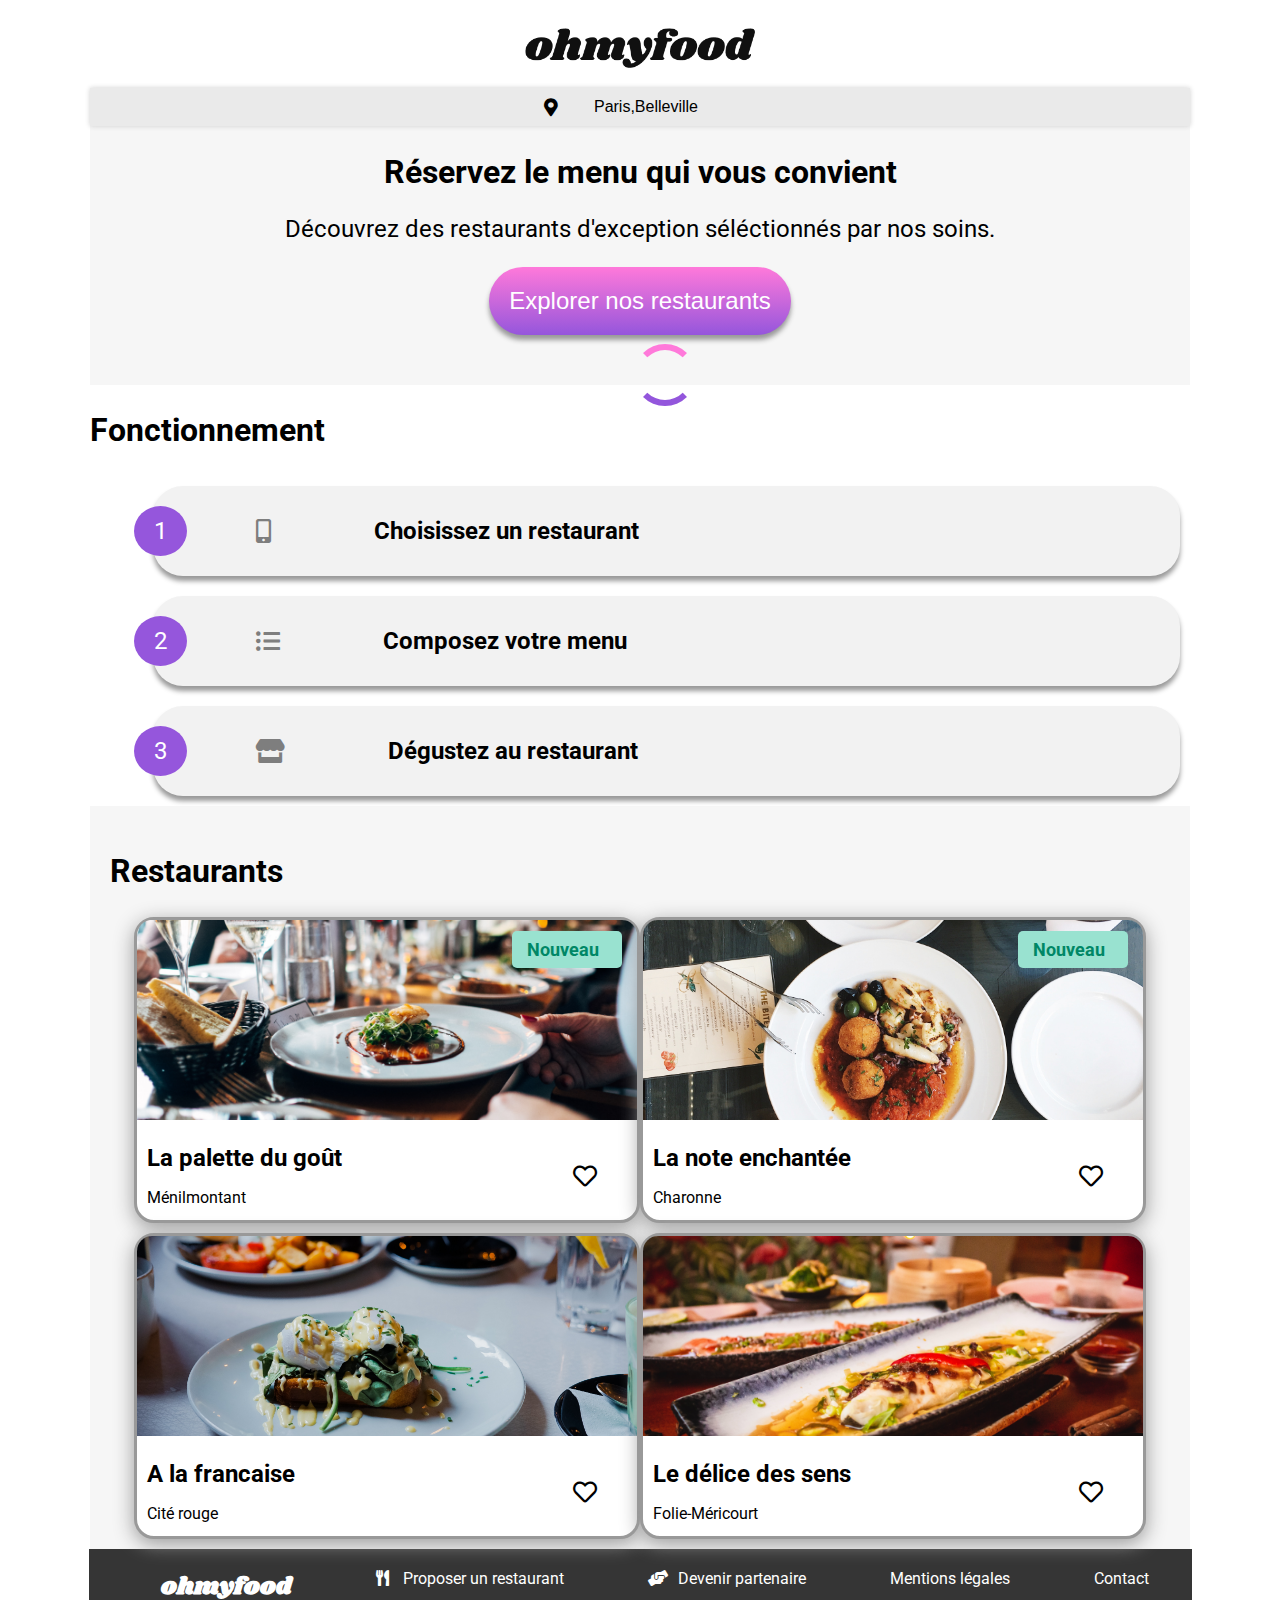
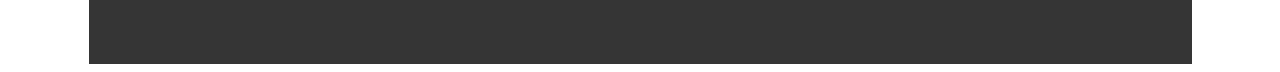
<file: ohmyfood/index.html>
<!DOCTYPE html>
<html lang="en">
<head>
	<meta charset="UTF-8">
	<meta http-equiv="X-UA-Compatible" content="IE=edge">
	<meta name="viewport" content="width=mobile-width, initial-scale=1.0">
	<link href="https://fonts.googleapis.com/css2?family=Shrikhand&display=swap" rel="stylesheet">
	<link href="https://fonts.googleapis.com/css2?family=Roboto&display=swap" rel="stylesheet">
	<link rel="stylesheet" href="fontawesome/css/all.css">
	<link rel="stylesheet" href="./css/style.css">
	<title>Ohmyfood</title>
</head>
<body>
	<!--Loading Spinner-->
	<section class="chargement">
        <span class="loading"></span>
    </section>
	<!--Header-->
	<div class="general">
		<header>
			<img src="./images/logo/ohmyfood.png" alt="Logo de ohmyfood">
		</header>
		<!--Section 1-->
		<section class="recherche">
			<form action="#" method="post">	
				<i class="fas fa-map-marker-alt"></i>
				<input type="text" placeholder="Paris,Belleville" >
			</form>
			<h2>Réservez le menu qui  vous convient</h2>
			<p>Découvrez des restaurants d'exception séléctionnés par nos soins.</p>
			<button>Explorer nos restaurants</button>
		</section>
		
		<!--Section 2-->
		<section class="fonctionnement">
			<h2>Fonctionnement</h2>
			<div class="ligne">
				<p>1</p>
				<h3><i class="fas fa-mobile-alt"></i>Choisissez un restaurant</h3>
			</div>
			<div class="ligne">
				<p>2</p>
				<h3><i class="fas fa-list-ul"></i>Composez votre menu</h3>
			</div>
			<div class="ligne">
				<p>3</p>
				<h3><i class="fas fa-store"></i>Dégustez au restaurant</h3>
			</div>
		</section>

		<!--Section 3-->
		<section class="restaurant">
			<h2>Restaurants</h2>
			<div class="resto">
				<div class="cardresto">
					<a href="./indexpalette.html">
						<img src="images/restaurants/jay-wennington-N_Y88TWmGwA-unsplash.jpg" alt="Entrée chic avec salade et saumon">
						<div class="coeur">
							<i class="fas fa-heart"></i><i class="far fa-heart"></i>
						</div>
						<h3>La palette du goût</h3>
						<p>Ménilmontant</p>
						<h4>Nouveau</h4>
					</a>
					
				
				</div>
				<div class="cardresto">
				
					<a href="./indexnote.html">
						<img src="images/restaurants/stil-u2Lp8tXIcjw-unsplash.jpg" alt="Plat chic ">
						<div class="coeur">
							<i class="fas fa-heart"></i><i class="far fa-heart"></i>
						</div>
						<h3>La note enchantée</h3>
						<p>Charonne</p>
						<h4>Nouveau</h4>
					</a>
					
				</div>
				<div class="cardresto">
					<a href="./indexfrancais.html">
						<img src="images/restaurants/toa-heftiba-DQKerTsQwi0-unsplash.jpg" alt="Entrée chic végétarienne">
						<div class="coeur">
							<i class="fas fa-heart"></i><i class="far fa-heart"></i>
						</div>
						<h3>A la francaise</h3>
						<p>Cité rouge</p>
					</a>
					
				</div>
				<div class="cardresto">
					<a href="./indexdelice.html">
						<img src="images/restaurants/louis-hansel-shotsoflouis-qNBGVyOCY8Q-unsplash.jpg" alt="Poisson chic">
						<div class="coeur">
							<i class="fas fa-heart"></i><i class="far fa-heart"></i>
						</div>
						<h3>Le délice des sens</h3>
						<p>Folie-Méricourt</p>
					</a>
					
				</div>
			</div>
		</section>
	</div>	
	<!--Footer-->
	<footer>
		<h2>ohmyfood</h2>
		<a href="#"><i class="fas fa-utensils"></i> Proposer un restaurant</a>
		<a href="#"><i class="fas fa-hands-helping"></i>Devenir partenaire</a>
		<a href="#"> Mentions légales </a>
		<a href="mailto:#">Contact </a>
	</footer>

	
</body>
</html>
</file>
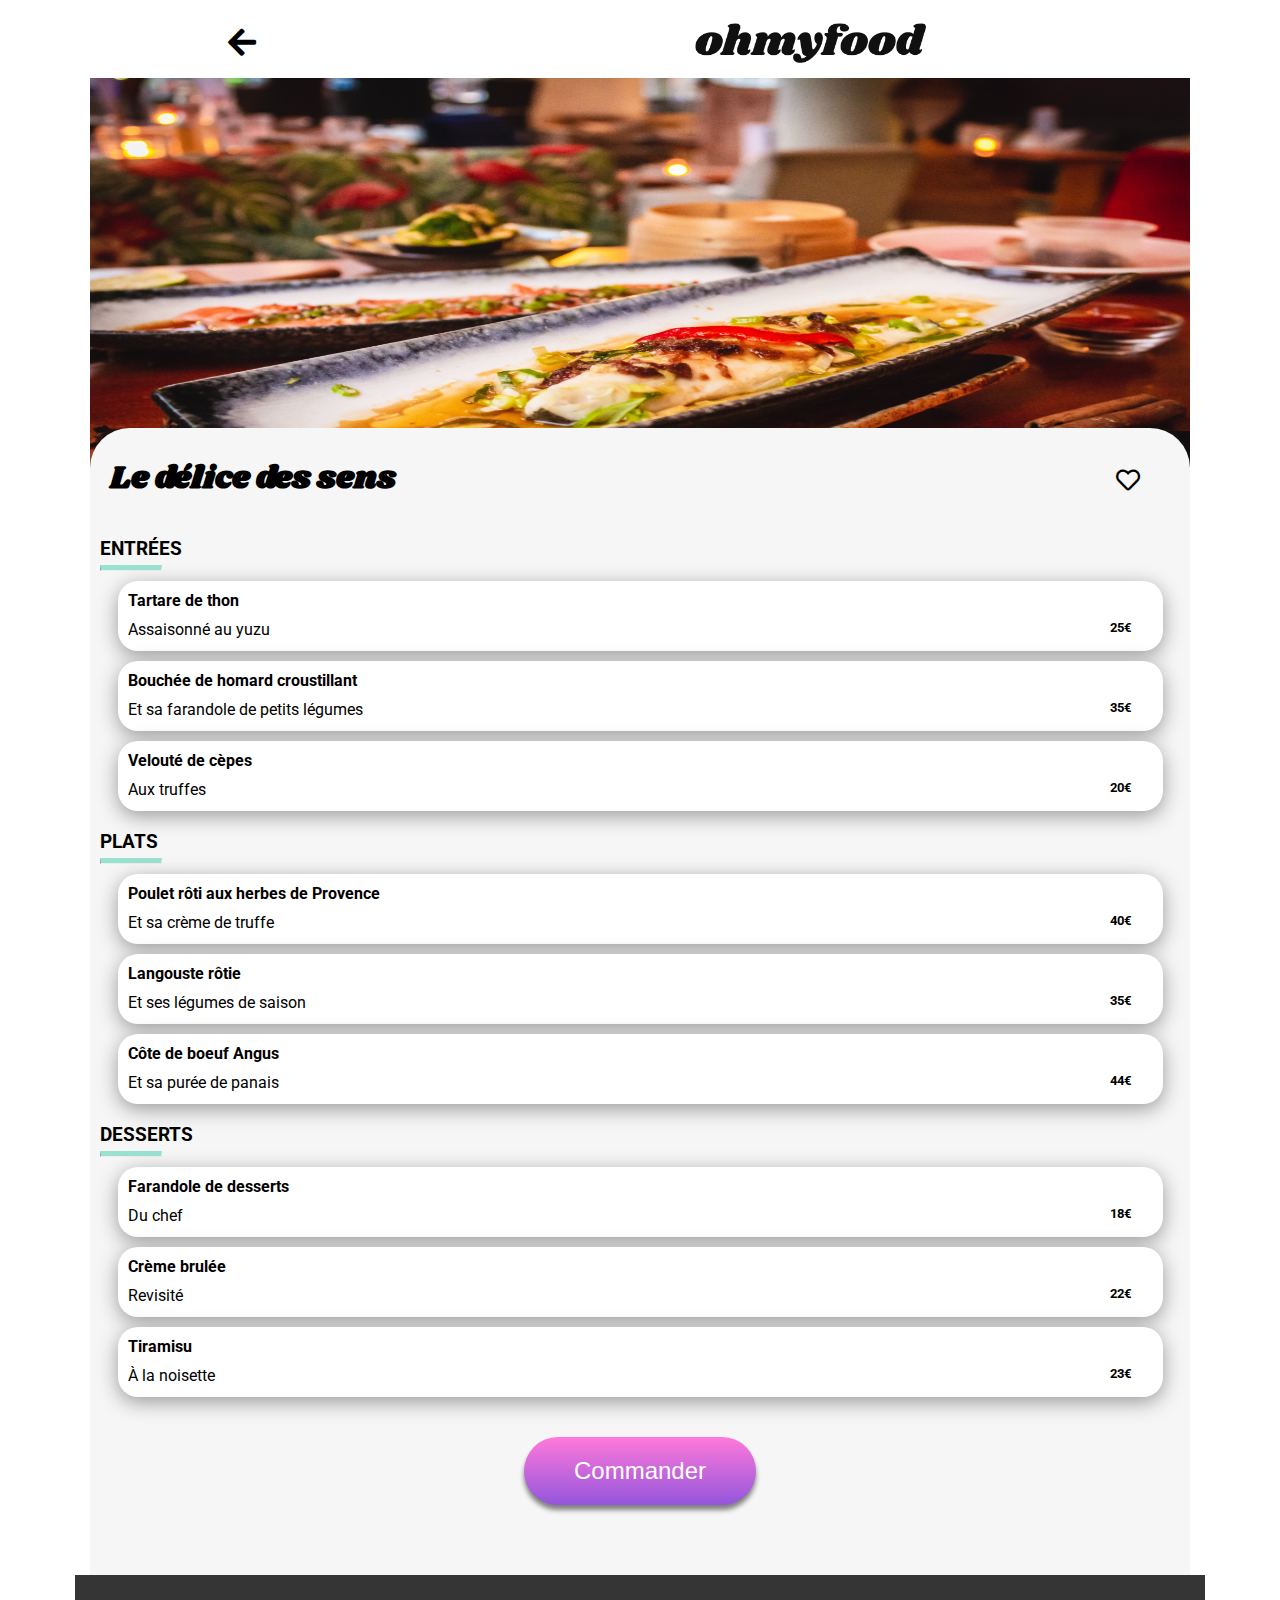
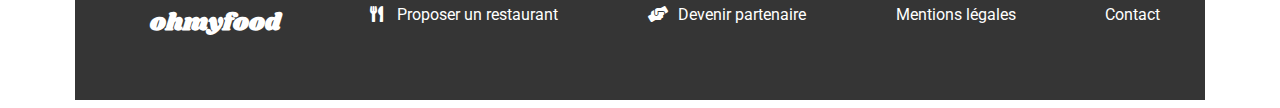
<file: ohmyfood/indexdelice.html>
<!DOCTYPE html>
<html lang="en">

<head>
    <meta charset="UTF-8">
    <meta http-equiv="X-UA-Compatible" content="IE=edge">
    <meta name="viewport" content="width=device-width, initial-scale=1.0">
    <link href="https://fonts.googleapis.com/css2?family=Roboto&display=swap" rel="stylesheet">
    <link href="https://fonts.googleapis.com/css2?family=Shrikhand&display=swap" rel="stylesheet">
    <link rel="stylesheet" href="fontawesome/css/all.css">
    <link rel="stylesheet" href="./css/stylemenu.css">
    <title>Ohmyfood</title>
</head>

<body>
    <!--Header-->
    <header>
        <a href="./index.html"><i class="fas fa-arrow-left"></i></a>
        <img src="images/logo/ohmyfood.png" alt="Logo Ohmyfood">
    </header>

    <!--Section 1-->
    <section class=resto>

        <div class="resto__intro">
            <img src="images/restaurants/louis-hansel-shotsoflouis-qNBGVyOCY8Q-unsplash.jpg" alt="Poisson chic">

        </div>

        <div class="resto__menu">
            <div class="resto__menu__titre">
                <h2>Le délice des sens</h2>
                <div class="coeur">
                <i class="fas fa-heart"></i><i class="far fa-heart"></i>
                </div>
            </div>
            <h3>ENTRÉES</h3>
            <hr>
            <div class="resto__menu__card">
                <button><i class="fas fa-check-circle"></i></button>
                <h4>Tartare de thon</h4>
                <h5>25€</h5>
                <p>Assaisonné au yuzu</p>
                

            </div>
            <div class="resto__menu__card">
                <button><i class="fas fa-check-circle"></i></button>
                <h4>Bouchée de homard croustillant </h4>
                <h5>35€</h5>
                <p>Et sa farandole de petits légumes</p>
                

            </div>
            <div class="resto__menu__card">
                <button><i class="fas fa-check-circle"></i></button>
                <h4>Velouté de cèpes</h4>
                <h5>20€</h5>
                <p>Aux truffes</p>
                
            </div>
            <h3>PLATS</h3>
            <hr>
            <div class="resto__menu__card">
                <button><i class="fas fa-check-circle"></i></button>
                <h4>Poulet rôti aux herbes de Provence</h4>
                <h5>40€</h5>
                <p>Et sa crème de truffe</p>
                

            </div>
            <div class="resto__menu__card">
                <button><i class="fas fa-check-circle"></i></button>
                <h4>Langouste rôtie</h4>
                <h5>35€</h5>
                <p>Et ses légumes de saison</p>
                
            </div>
            <div class="resto__menu__card">
                <button><i class="fas fa-check-circle"></i></button>
                <h4>Côte de boeuf Angus</h4>
                <h5>44€</h5>
                <p>Et sa purée de panais</p>
                

            </div>
            <h3>DESSERTS</h3>
            <hr>
            <div class="resto__menu__card">
                <button><i class="fas fa-check-circle"></i></button>
                <h4>Farandole de desserts</h4>
                <h5>18€</h5>
                <p>Du chef</p>
                

            </div>
            <div class="resto__menu__card">
                <button><i class="fas fa-check-circle"></i></button>
                <h4>Crème brulée</h4>
                <h5>22€</h5>
                <p>Revisité</p>
                

            </div>
            <div class="resto__menu__card">
                <button><i class="fas fa-check-circle"></i></button>
                <h4>Tiramisu </h4>
                <h5>23€</h5>
                <p>À la noisette</p>
                
            </div>
            <div class="resto__commande">
                <button>Commander</button>
            </div>

        </div>
    </section>
    <!--Footer-->
    <footer>
		<h2>ohmyfood</h2>
		<a href="#"><i class="fas fa-utensils"></i> Proposer un restaurant</a>
		<a href="#"><i class="fas fa-hands-helping"></i>Devenir partenaire</a>
		<a href="#"> Mentions légales </a>
		<a href="mailto:#">Contact </a>
    </footer>


</body>

</html>
</file>
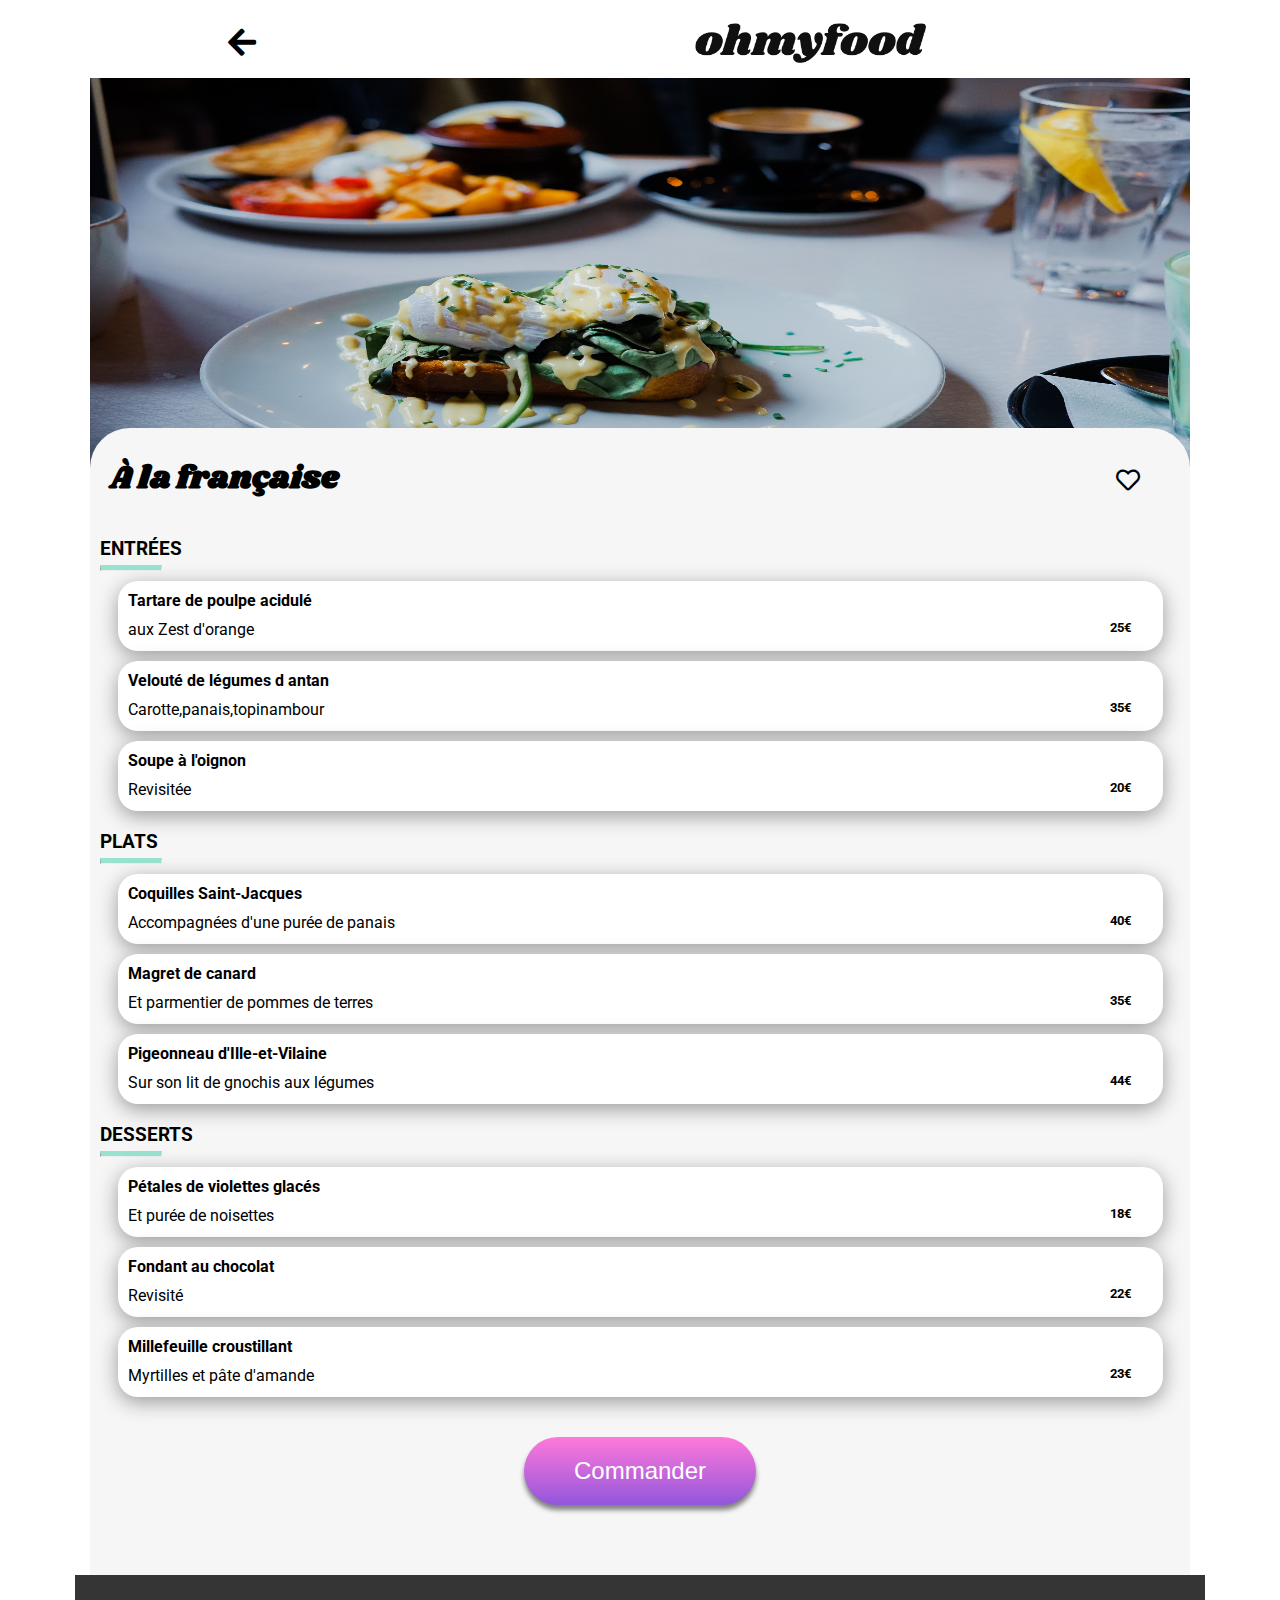
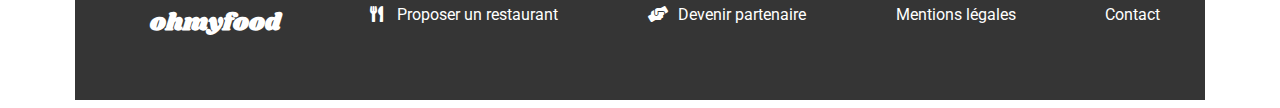
<file: ohmyfood/indexfrancais.html>
<!DOCTYPE html>
<html lang="en">

<head>
    <meta charset="UTF-8">
    <meta http-equiv="X-UA-Compatible" content="IE=edge">
    <meta name="viewport" content="width=device-width, initial-scale=1.0">
    <link href="https://fonts.googleapis.com/css2?family=Roboto&display=swap" rel="stylesheet">
    <link href="https://fonts.googleapis.com/css2?family=Shrikhand&display=swap" rel="stylesheet">
    <link rel="stylesheet" href="fontawesome/css/all.css">
    <link rel="stylesheet" href="./css/stylemenu.css">
    <title>Ohmyfood</title>
</head>
<!--Header-->
<header>
    <a href="./index.html"><i class="fas fa-arrow-left"></i></a>
    <img src="images/logo/ohmyfood.png" alt="Logo Ohmyfood">
</header>

<!--Section 1-->
<section class=resto>

    <div class="resto__intro">
        <img src="images/restaurants/toa-heftiba-DQKerTsQwi0-unsplash.jpg" alt="Entrée chic végétarienne">

    </div>

    <div class="resto__menu">
        <div class="resto__menu__titre">
            <h2>À la française</h2>
            <div class="coeur">
            <i class="fas fa-heart"></i><i class="far fa-heart"></i>
            </div>
        </div>
        <h3>ENTRÉES</h3>
        <hr>
        <div class="resto__menu__card">
            <button><i class="fas fa-check-circle"></i></button>
            <h4>Tartare de poulpe acidulé</h4>
            <h5>25€</h5>
            <p>aux Zest d'orange</p>
            

        </div>
        <div class="resto__menu__card">
            <button><i class="fas fa-check-circle"></i></button>
            <h4>Velouté de légumes d antan</h4>
            <h5>35€</h5>
            <p>Carotte,panais,topinambour</p>
            

        </div>
        <div class="resto__menu__card">
            <button><i class="fas fa-check-circle"></i></button>
            <h4>Soupe à l'oignon</h4>
            <h5>20€</h5>
            <p>Revisitée</p>
            
        </div>
        <h3>PLATS</h3>
        <hr>
        <div class="resto__menu__card">
            <button><i class="fas fa-check-circle"></i></button>
            <h4>Coquilles Saint-Jacques</h4>
            <h5>40€</h5>
            <p>Accompagnées d'une purée de panais</p>
            

        </div>
        <div class="resto__menu__card">
            <button><i class="fas fa-check-circle"></i></button>
            <h4>Magret de canard</h4>
            <h5>35€</h5>
            <p>Et parmentier de pommes de terres</p>
            
        </div>
        <div class="resto__menu__card">
            <button><i class="fas fa-check-circle"></i></button>
            <h4>Pigeonneau d'Ille-et-Vilaine</h4>
            <h5>44€</h5>
            <p>Sur son lit de gnochis aux légumes</p>
            

        </div>
        <h3>DESSERTS</h3>
        <hr>
        <div class="resto__menu__card">
            <button><i class="fas fa-check-circle"></i></button>
            <h4>Pétales de violettes glacés</h4>
            <h5>18€</h5>
            <p>Et purée de noisettes</p>
            

        </div>
        <div class="resto__menu__card">
            <button><i class="fas fa-check-circle"></i></button>
            <h4>Fondant au chocolat</h4>
            <h5>22€</h5>
            <p>Revisité</p>
            

        </div>
        <div class="resto__menu__card">
            <button><i class="fas fa-check-circle"></i></button>
            <h4>Millefeuille croustillant</h4>
            <h5>23€</h5>
            <p>Myrtilles et pâte d'amande</p>
            
        </div>
        <div class="resto__commande">
            <button>Commander</button>
        </div>

    </div>
</section>
<!--Footer-->
<footer>
    <h2>ohmyfood</h2>
    <a href="#"><i class="fas fa-utensils"></i> Proposer un restaurant</a>
    <a href="#"><i class="fas fa-hands-helping"></i>Devenir partenaire</a>
    <a href="#"> Mentions légales </a>
    <a href="mailto:#">Contact </a>
</footer>


</body>

</html>
</file>
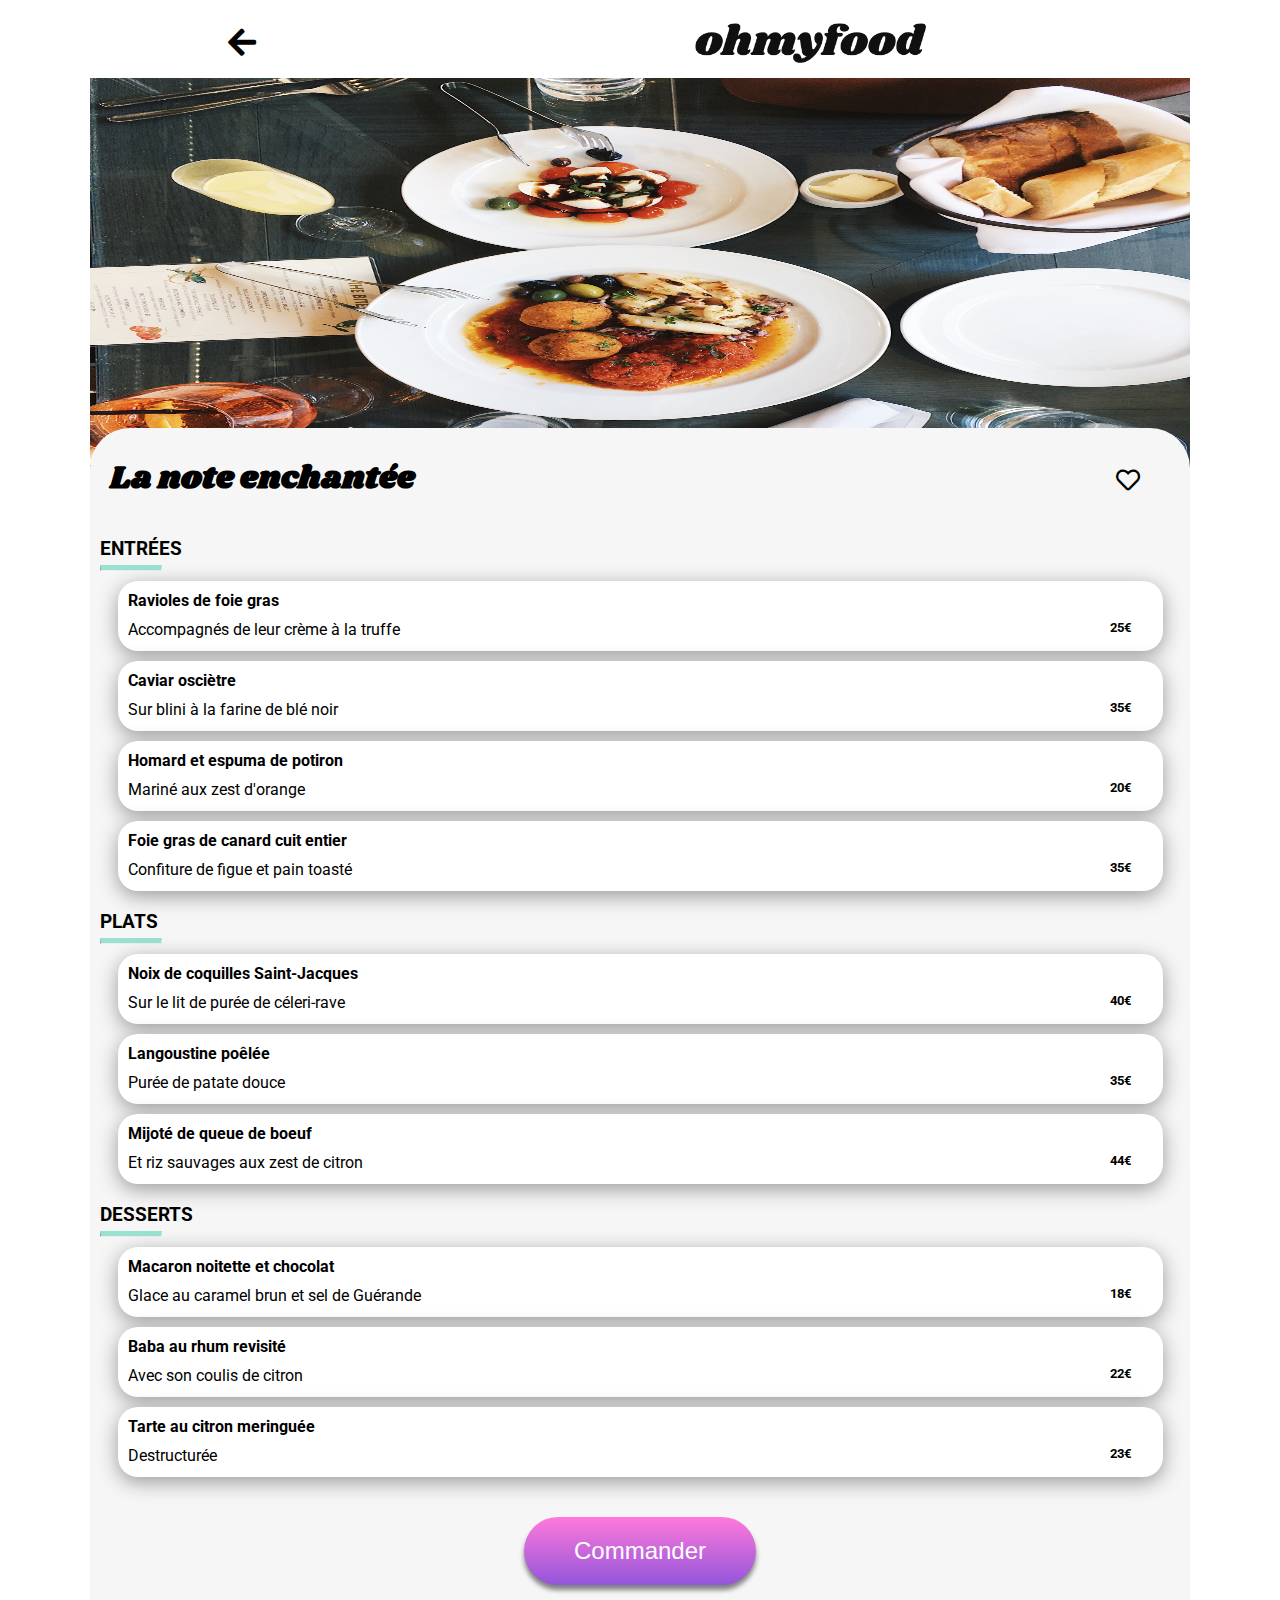
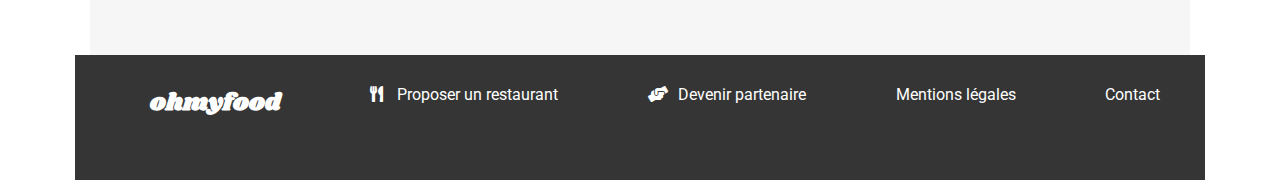
<file: ohmyfood/indexnote.html>
<!DOCTYPE html>
<html lang="en">
<head>
    <meta charset="UTF-8">
    <meta http-equiv="X-UA-Compatible" content="IE=edge">
    <meta name="viewport" content="width=device-width, initial-scale=1.0">
    <link href="https://fonts.googleapis.com/css2?family=Roboto&display=swap" rel="stylesheet">
    <link href="https://fonts.googleapis.com/css2?family=Shrikhand&display=swap" rel="stylesheet">
    <link rel="stylesheet" href="fontawesome/css/all.css">
    <link rel="stylesheet" href="./css/stylemenu.css">
    <title>Ohmyfood</title>
</head>
<body>
    <!--Header-->
    <header>
        <a href="./index.html"><i class="fas fa-arrow-left"></i></a>
        <img src="images/logo/ohmyfood.png" alt="Logo Ohmyfood">
    </header>

    <!--Section 1-->
    <section class="resto">
        <div class="resto__intro">
            <img src="images/restaurants/stil-u2Lp8tXIcjw-unsplash.jpg" alt="Plat chic">
        </div>
    


        <div class="resto__menu">
            <div class="resto__menu__titre">
                <h2>La note enchantée</h2>
                <div class="coeur">
                <i class="fas fa-heart"></i><i class="far fa-heart"></i>
                </div>
            </div> 
            <h3>ENTRÉES</h3>
            <hr>
            <div class="resto__menu__card">
                <button><i class="fas fa-check-circle"></i></button>
                <h4>Ravioles de foie gras</h4>
                <h5>25€</h5>
                <p>Accompagnés de leur crème à la truffe</p>
                
            </div>
            <div class="resto__menu__card">
                <button><i class="fas fa-check-circle"></i></button>
                <h4>Caviar osciètre</h4>
                <h5>35€</h5>
                <p>Sur blini à la farine de blé noir</p>
                
            </div>
            <div class="resto__menu__card">
                <button><i class="fas fa-check-circle"></i></button>
                <h4>Homard et espuma de potiron</h4>
                <h5>20€</h5>
                <p>Mariné aux zest d'orange</p>
                
            </div>
            <div class="resto__menu__card">
                <button><i class="fas fa-check-circle"></i></button>
                <h4>Foie gras de canard cuit entier</h4>
                <h5>35€</h5>
                <p>Confiture de figue et pain toasté</p>
                

            </div>

            <h3>PLATS</h3>
            <hr>
            <div class="resto__menu__card">
                <button><i class="fas fa-check-circle"></i></button>
                <h4>Noix de coquilles Saint-Jacques </h4>
                <h5>40€</h5>
                <p>Sur le lit de purée de céleri-rave</p>
                
            </div>
            <div class="resto__menu__card">
                <button><i class="fas fa-check-circle"></i></button>
                <h4>Langoustine poêlée</h4>
                <h5>35€</h5>
                <p>Purée de patate douce</p>
                
            </div>
            <div class="resto__menu__card">
                <button><i class="fas fa-check-circle"></i></button>
                <h4>Mijoté de queue de boeuf</h4>
                <h5>44€</h5>
                <p>Et riz sauvages aux zest de citron</p>
                
            </div>

            <h3>DESSERTS</h3>
            <hr>
            <div class="resto__menu__card">
                <button><i class="fas fa-check-circle"></i></button>
                <h4>Macaron noitette et chocolat</h4>
                <h5>18€</h5>
                <p>Glace au caramel brun et sel de Guérande</p>
                
            </div>
            <div class="resto__menu__card">
                <button><i class="fas fa-check-circle"></i></button>
                <h4>Baba au rhum revisité</h4>
                <h5>22€</h5>
                <p>Avec son coulis de citron</p>
                
            </div>
            <div class="resto__menu__card">
                <button><i class="fas fa-check-circle"></i></button>
                <h4>Tarte au citron meringuée</h4>
                <h5>23€</h5>
                <p>Destructurée</p>
                

            </div>
            <div class="resto__commande">
                <button>Commander</button>
            </div>
        </div>
       
    </section>

    <!--Footer-->
    <footer>
		<h2>ohmyfood</h2>
		<a href="#"><i class="fas fa-utensils"></i> Proposer un restaurant</a>
		<a href="#"><i class="fas fa-hands-helping"></i>Devenir partenaire</a>
		<a href="#"> Mentions légales </a>
		<a href="mailto:#">Contact </a>
    </footer>


    
</body>
</html>
</file>
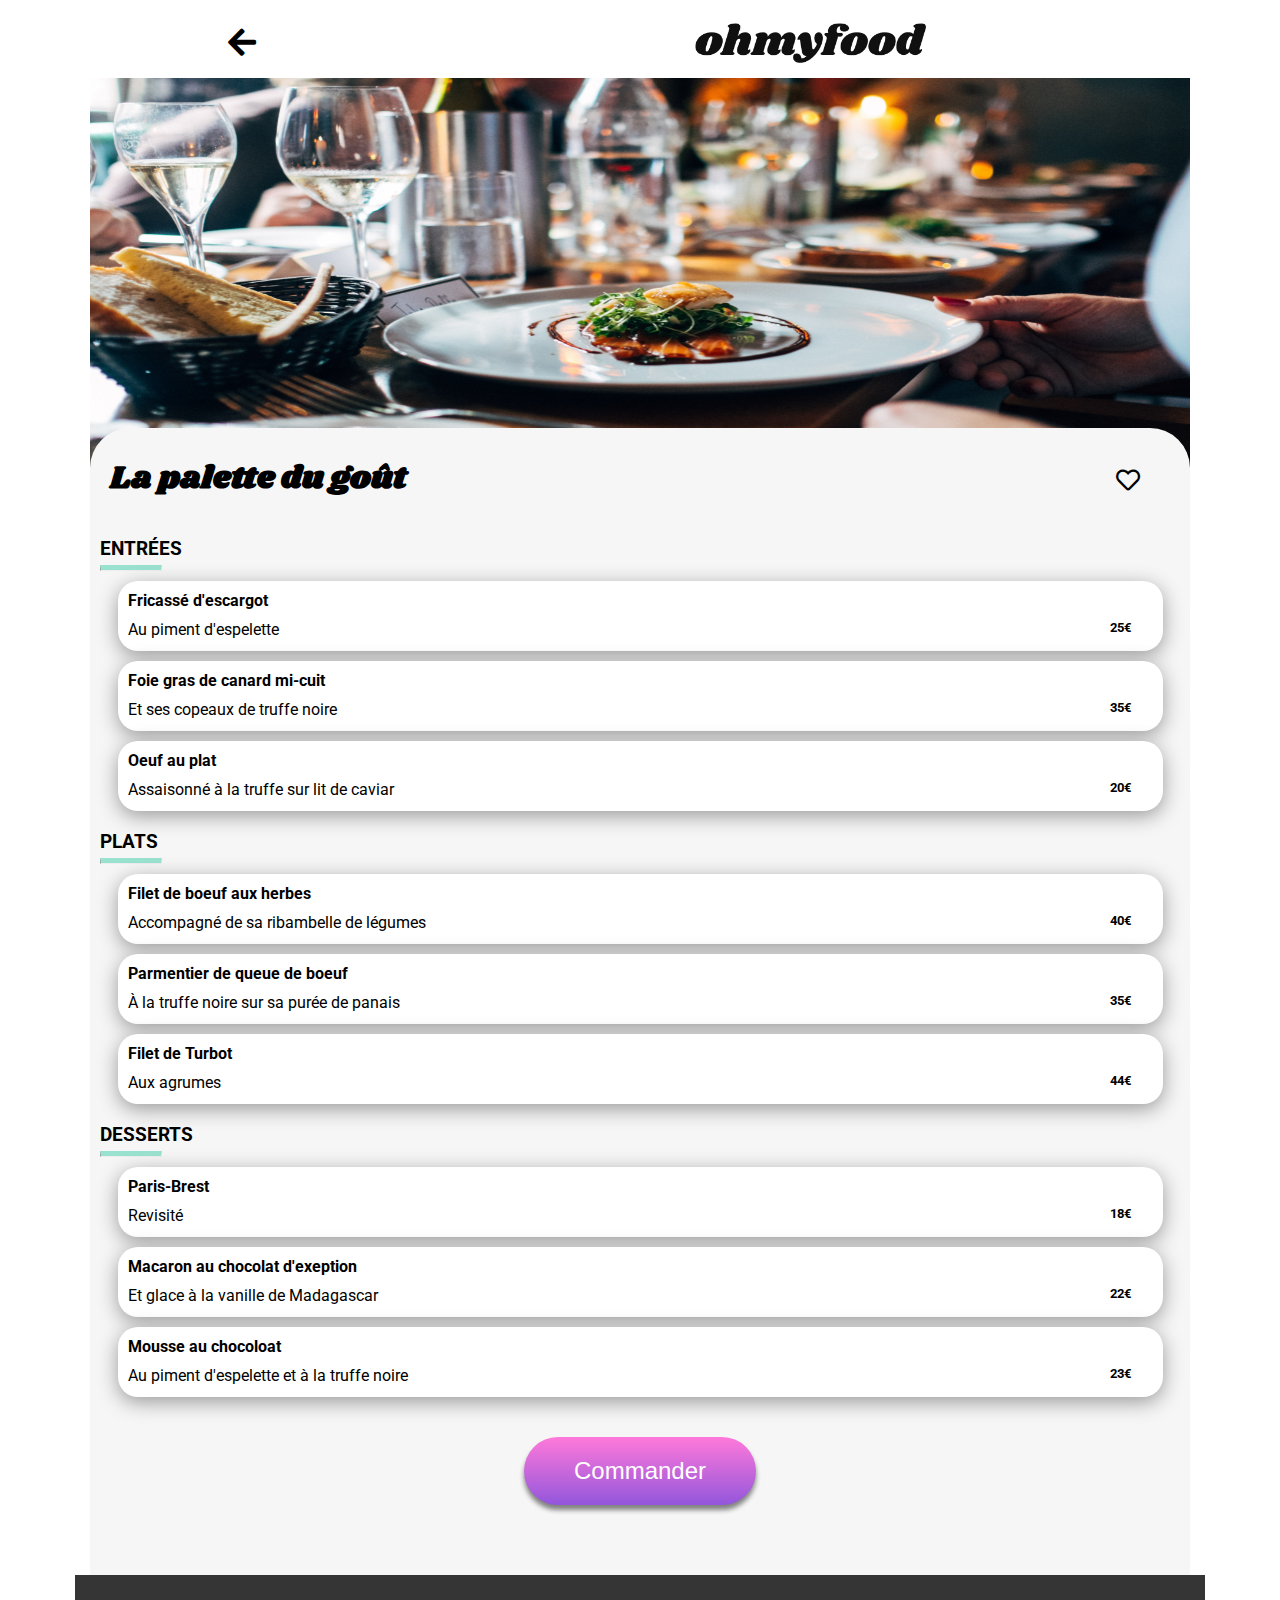
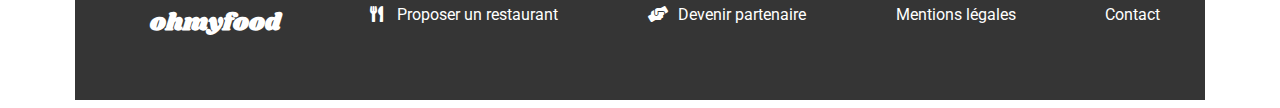
<file: ohmyfood/indexpalette.html>
<!DOCTYPE html>
<html lang="en">
<head>
    <meta charset="UTF-8">
    <meta http-equiv="X-UA-Compatible" content="IE=edge">
    <meta name="viewport" content="width=device-width, initial-scale=1.0">
    <link href="https://fonts.googleapis.com/css2?family=Roboto&display=swap" rel="stylesheet">
    <link href="https://fonts.googleapis.com/css2?family=Shrikhand&display=swap" rel="stylesheet">
    <link rel="stylesheet" href="fontawesome/css/all.css">
    <link rel="stylesheet" href="./css/stylemenu.css">
    <title>Ohmyfood</title>
</head>
<body>
    <!--Header-->
    <header>
        <a href="./index.html"><i class="fas fa-arrow-left"></i></a>
        <img src="images/logo/ohmyfood.png" alt="Logo Ohmyfood">
    </header>

    <!--Section 1-->

    <section class="resto">
        <div class="resto__intro">
        <img src="images/restaurants/jay-wennington-N_Y88TWmGwA-unsplash.jpg" alt="Entrée chic avec salade et saumon">
        </div>

  
    
        <div class="resto__menu">
            <div class="resto__menu__titre">
                <h2>La palette du goût</h2>
                <div class="coeur">
                <i class="fas fa-heart"></i><i class="far fa-heart"></i>
                </div>
            </div>     
            <h3>ENTRÉES</h3>
            <hr>
            <div class="resto__menu__card">
                <button><i class="fas fa-check-circle"></i></button>
                <h4>Fricassé d'escargot</h4>
                <h5>25€</h5>
                <p>Au piment d'espelette</p>
                
                
            </div>
            <div class="resto__menu__card">
                <button><i class="fas fa-check-circle"></i></button>
                <h4>Foie gras de canard mi-cuit</h4>
                <h5>35€</h5>
                <p>Et ses copeaux de truffe noire</p>
                
            </div>
            <div class="resto__menu__card">
                <button><i class="fas fa-check-circle"></i></button>
                <h4>Oeuf au plat</h4>
                <h5>20€</h5>
                <p>Assaisonné à la truffe sur lit de caviar</p>
                
            </div>

            <h3>PLATS</h3>
            <hr>
            <div class="resto__menu__card">
                <button><i class="fas fa-check-circle"></i></button>
                <h4>Filet de boeuf aux herbes</h4>
                <h5>40€</h5>
                <p>Accompagné de sa ribambelle de légumes</p>
                
            </div>
            <div class="resto__menu__card">
                <button><i class="fas fa-check-circle"></i></button>
                <h4>Parmentier de queue de boeuf</h4>
                <h5>35€</h5>
                <p>À la truffe noire sur sa purée de panais</p>
                
            </div>
            <div class="resto__menu__card">
                <button><i class="fas fa-check-circle"></i></button>
                <h4>Filet de Turbot</h4>
                <h5>44€</h5>
                <p>Aux agrumes</p>
                
            </div>

            <h3>DESSERTS</h3>
            <hr>
            <div class="resto__menu__card">
                <button><i class="fas fa-check-circle"></i></button>
                <h4>Paris-Brest</h4>
                <h5>18€</h5>
                <p>Revisité</p>
                

            </div>
            <div class="resto__menu__card">
                <button><i class="fas fa-check-circle"></i></button>
                <h4>Macaron au chocolat d'exeption</h4>
                <h5>22€</h5>
                <p>Et glace à la vanille de Madagascar</p>
                

            </div>
            <div class="resto__menu__card">
                <button><i class="fas fa-check-circle"></i></button>
                <h4>Mousse au chocoloat</h4>
                <h5>23€</h5>
                <p>Au piment d'espelette et à la truffe noire</p>
                

            </div>
            <div class="resto__commande">
                <button>Commander</button>
            </div>
        </div>   
        
    </section>

     <!--Footer-->
	<footer>
		<h2>ohmyfood</h2>
		<a href="#"><i class="fas fa-utensils"></i> Proposer un restaurant</a>
		<a href="#"><i class="fas fa-hands-helping"></i>Devenir partenaire</a>
		<a href="#"> Mentions légales </a>
		<a href="mailto:#">Contact </a>
	</footer>
</body>
</html>
</file>
<file: ohmyfood/css/style.css>
/* Général*/

body{
  font-family: Roboto;
}

/* Loading spinner */
.chargement{
  text-align: center;
}

.loading{
  border-radius: 50px;
  width: 50px;
  height: 50px;
  top: 350px;
  position: fixed;

}

.loading::after{
  content: '';
  position: absolute;
  top: -6px;
  left: -6px;
  bottom: -6px;
  right: -6px;
  border-radius: 50px;
  border: 6px solid transparent;
  border-top-color: #FF79DA;
  border-bottom-color: #9356DC;
  animation: wait linear 2s;
  animation-fill-mode: forwards;
}

@keyframes wait {
  0%{ transform: rotate(0deg) scale(1);opacity: 1;}
  95%{ transform: rotate(360deg) scale(1); opacity: 1;}
  100%{transform: rotate(360deg)scale(0); opacity: 0;}
}
body:not(p){
  animation: attente 2s;
  transition-timing-function: cubic-bezier(0,0,.05,1.6);
}
@keyframes attente {
  0%{ opacity: 0.5;}
  95%{ opacity: 0.5;}
  100%{ opacity: 1;}
}
/* Header */
header{
  display: flex;
  justify-content: center;
  align-items: center;
  height: 80px;

}

header img{
  height: 40px;
}
@media screen and (min-width: 992px){
  header{
  max-width: 1100px;
  margin: auto;
  }
}

/*Section 1*/
.recherche{
  display: flex;
  justify-content: center;
  align-items: center;
  flex-direction: column;
  background-color: #f6f6f6 ;
  padding-bottom: 50px;
}

.recherche form{
  display: flex;
  justify-content: center;
  width: 100%;
  padding: 10px 0px 10px 0px;
  background-color: #eaeaea;
  font-size: large;
  box-shadow: 0px 0 5px #cfcfcf;


}
.recherche input{
  background-color: #eaeaea;
  text-emphasis-color: black;
  border: none;
  padding-left: 0px;
  text-align: center; 
  
}

.recherche i{
  align-self: center;
  justify-self: center;
  position: relative;
}

.recherche ::placeholder{
  color: black;
  justify-content: center;
  font-size: medium;
  
}

.recherche h2{
  font-weight: bolder;
  font-size: xx-large;
  width: 65%;
  text-align: center;
  margin-bottom: 0px;
}

.recherche p{
  font-size: x-large;
  width: 65%;
  text-align: center;
  font-family: "roboto";
}



.recherche button{
    background-image:linear-gradient(#FF79DA,#9556DC);
    font-size: x-large;
    padding: 20px;
    border-radius: 50px;
    color: white;
    box-shadow: 0px 5px 5px #999;
    border: none;
}
.recherche button:hover{
  box-shadow:inset 0 0 90px 0px  ;
}

@media screen and (min-width:1100px) {
  .recherche{
    max-width: 1100px;
    margin: auto;
  }
  
}
/*Section 2 */



.fonctionnement h2{
  font-size: xx-large;

}

.fonctionnement h3{
  display: flex;
  justify-content: flex-start;
  align-items: center;
  width: 99%;
  height: 70px;
  padding-top: 10px;
  padding-bottom: 10px;
  margin: 10px;
  box-shadow: 0px 5px 5px #999;
  border-radius: 30px;
  background-color: #f2f2f2;
  font-size: x-large;
  border: none;
}
.fonctionnement p{
  border-radius: 50%;
  background-color: #9556DC;
  width: 3%;
  padding: 1%;
  position: relative;
  left: 4%;
  font-size: large;
  text-align: center;
  justify-self: center;
  align-self: center;
  color: white;
}
.fonctionnement .ligne{
  display: flex;
}
.fonctionnement h3 i{
  color: #7e7e7e  ;
  padding: 0% 10% 0% 10%;
}

.fonctionnement h3:hover{
  background-color: #f5edff;
}

.fonctionnement h3:hover i{
  color: #9556DC;
}
@media screen and (min-width: 768px) {
  .fonctionnement p{
    text-align: center;
    font-size: x-large;
  }
  
}
@media screen and (min-width: 992px) {
  .fonctionnement{
    max-width: 1100px;
    margin: auto;
  }
  
}
/* Section 3*/
.restaurant{
  background-color: #f6f6f6;
  display: flex;
  flex-direction: column;
  justify-content: flex-start;
  align-items: flex-start;
  padding-top: 20px;
}

.restaurant h2{
  padding-left: 20px;
  font-size: xx-large;
}
.resto{
  width: 100%;
  display: flex;
  align-items: center;
  flex-direction: column;
}
.restaurant .cardresto{
  width: 80%; 
  height: 300px;
  margin: 0px;
  margin-bottom: 10px; 
  background-color: white; 
  border: #999 solid;
  box-shadow: 0px 5px 20px #999;
  border-radius: 20px;
  
}

.restaurant .cardresto img{
  object-fit: cover;
  width: 100%;
  height: 200px;
  border-radius: 15px 15px 0px 0px;
 
}

.restaurant .cardresto i{
  top: 40px;
  right: 40px;
  font-size: xx-large;
  
}
.coeur{
  position: relative;
}
.cardresto i:nth-of-type(1){
  position:absolute;
  float: right;
  border:none;
  background:linear-gradient(#9356DC,#FF79DA);
  background-clip: border-box;
  -webkit-background-clip: text;
  -webkit-text-fill-color: transparent;
  transform: scaleX(0);
  font-size: x-large;
  top: 20px;
}
.cardresto i:nth-of-type(2){
  position:  relative;
  font-size: x-large;
  float: right;
  top: 20px;
  transform: scale(1);
}

.cardresto .coeur:hover i:nth-of-type(1){
      display: initial;
      visibility: initial;
      transform: scaleX(1);
      transition-duration: 3s;  
}
.cardresto .coeur:hover i:nth-of-type(2){
  transition-delay: 2s;
  opacity: 0;
}
.restaurant .cardresto a{
  color: black;
  text-decoration: none;
}

.restaurant .cardresto h3{
  padding-left: 10px;
  font-size: x-large;
  margin: 20px 0px 0px 0px;
}

.restaurant .cardresto p{
  padding-left: 10px;
}
.cardresto h4{
  background-color: #99E2D0;
  position: relative;
  bottom:300px ;
  left: 60%;
  padding: 8px 15px 8px 15px;
  width: 80px;
  color: #008766;
  border-radius: 5px;
  font-size: large;
  
}
@media screen and (min-width: 768px) {
  .resto{
    flex-direction: row;
    flex-wrap: wrap;
    justify-content: center;
  }
  .cardresto{
    min-width: 300px;
    max-width: 500px;
  }
  .cardresto h4{
    left: 75%;
  }
}
@media screen and (min-width:992px) {
  .restaurant{
    max-width: 1100px;
    margin: auto;
  }
  
  
}
/* Footer */
footer {
  margin-top: 50px;
  background-color: #353535;
  color: white;
  padding-left: 30px;
  display: flex;
  flex-direction: column;
  padding-bottom: 40px;
}

footer h2{
  font-family: 'Shrikhand', cursive;
  font-size: x-large;
}
footer i{
  padding-right: 10px;
}
footer a{
  margin-top: 10px;
  color: white;
  text-decoration: none;
}
@media screen and (min-width: 992px) {
  footer{
    display: flex;
    flex-direction: row;
    justify-content: space-around;
    max-width: 1073Px;
    margin: auto;
  }
  footer a{
    padding-top: 10px;
  }
  
}
</file>
<file: ohmyfood/css/stylemenu.css>
body {
  font-family: Roboto;
}

header {
  display: flex;
  justify-content: space-around;
  align-items: center;
  height: 70px;
  width: 90%;
}

header img {
  height: 40px;
}

header a {
  font-size: xx-large;
  color: black;
}

@keyframes apparition {
  from {
    opacity: 0;
  }
  to {
    opacity: 1;
  }
}
@keyframes monter {
  from {
    transform: translate(0%, 99%);
  }
  to {
    transform: translate(0%, 0%);
  }
}
.resto__intro img {
  width: 100%;
  height: 450px;
}

.resto__intro {
  position: absolute;
  width: 100%;
}

.resto__menu {
  display: flex;
  flex-direction: column;
  background-color: #f6f6f6;
  position: relative;
  top: 350px;
  border-radius: 40px 40px 0px 0px;
  width: 103%;
  padding-bottom: 70px;
}

hr {
  border-top: #99E2D0 solid 5px;
  width: 60px;
  margin: 5px 0px 10px 10px;
}

.resto__menu__titre {
  display: flex;
  justify-content: space-between;
}

.resto__menu__titre h2 {
  font-family: "Shrikhand", cursive;
  font-size: xx-large;
  padding-left: 20px;
}

.resto__menu h3 {
  margin: 10px 10px 0px 10px;
}

.resto__menu__card {
  flex-direction: column;
  width: 95%;
  height: 70px;
  margin: 0px auto;
  margin-bottom: 10px;
  background-color: white;
  box-shadow: 0px 5px 20px #999;
  border-radius: 20px;
  animation: apparition 2s, monter 1800ms;
}

.resto__menu__card:nth-of-type(1) {
  animation-delay: 0.5s;
  animation-fill-mode: both;
}

.resto__menu__card:nth-of-type(2) {
  animation-delay: 1s;
  animation-fill-mode: both;
}

.resto__menu__card:nth-of-type(3) {
  animation-delay: 1.5s;
  animation-fill-mode: both;
}

.resto__menu__card:nth-of-type(4) {
  animation-delay: 2s;
  animation-fill-mode: both;
}

.resto__menu__card:nth-of-type(5) {
  animation-delay: 2.5s;
  animation-fill-mode: both;
}

.resto__menu__card:nth-of-type(6) {
  animation-delay: 3s;
  animation-fill-mode: both;
}

.resto__menu__card:nth-of-type(7) {
  animation-delay: 3.5s;
  animation-fill-mode: both;
}

.resto__menu__card:nth-of-type(8) {
  animation-delay: 4s;
  animation-fill-mode: both;
}

.resto__menu__card:nth-of-type(9) {
  animation-delay: 4.5s;
  animation-fill-mode: both;
}

.resto__menu__card:nth-of-type(10) {
  animation-delay: 5s;
  animation-fill-mode: both;
}

.resto__menu__card:nth-of-type(11) {
  animation-delay: 5.5s;
  animation-fill-mode: both;
}

.resto__menu__card h4 {
  margin: 10px;
  white-space: nowrap;
  text-overflow: ellipsis;
  overflow: hidden;
}

.resto__menu__card h5 {
  margin: 0px 20px 0px 20px;
  float: right;
  transition-duration: 500ms;
}

.resto__menu__card p {
  margin: 0px 0px 0px 10px;
  text-overflow: ellipsis;
  white-space: nowrap;
  overflow: hidden;
}

.resto__commande {
  align-self: center;
  padding-top: 30px;
}

@media screen and (min-width: 992px) {
  .resto {
    max-width: 1100px;
    margin: auto;
    display: flex;
    justify-content: center;
    align-self: center;
  }

  .resto__intro {
    max-width: 1100px;
  }
}
.resto__commande button {
  background-image: linear-gradient(#FF79DA, #9356DC);
  font-size: x-large;
  padding: 20px 50px 20px 50px;
  border-radius: 50px;
  color: white;
  box-shadow: 0px 5px 5px grey;
  border: none;
}
.resto__commande button:hover {
  background: #ae80e5;
  background: #fface8;
  box-shadow: 0px 10px 10px grey;
}

footer {
  margin-top: 350px;
  padding-top: 10px;
  background-color: #353535;
  color: white;
  padding-left: 30px;
  display: flex;
  flex-direction: column;
  padding-bottom: 40px;
}

footer h2 {
  font-family: "Shrikhand", cursive;
  font-size: x-large;
}

footer img {
  color: white;
  height: 30px;
}

footer i {
  padding-right: 10px;
}

footer a {
  margin-top: 10px;
  color: white;
  text-decoration: none;
}

@media screen and (min-width: 992px) {
  footer {
    display: flex;
    justify-content: space-around;
    flex-direction: row;
    max-width: 1100Px;
    margin-left: auto;
    margin-right: auto;
  }

  footer a {
    padding-top: 10px;
  }
}
.resto__menu__card button {
  visibility: hidden;
  float: right;
  height: 100%;
  width: 0%;
  border-radius: 0px 18px 18px 0px;
  border: none;
  background-color: #99E2D0;
  color: white;
  font-size: large;
  transform: scaleX(0) width;
  transform-origin: right;
  transition-duration: 300ms;
}

.resto__menu__card:hover button {
  visibility: initial;
  position: relative;
  transform: scaleX(1);
  width: 15%;
}
.resto__menu__card:hover button i {
  transform: rotate(360deg);
  transition-duration: 500ms;
  font-size: xx-large;
}

.resto__menu__titre i:nth-of-type(1) {
  position: absolute;
  float: right;
  border: none;
  background: linear-gradient(#9356DC, #FF79DA);
  background-clip: border-box;
  -webkit-background-clip: text;
  -webkit-text-fill-color: transparent;
  transform: scaleX(0);
  transform-origin: top;
  font-size: x-large;
  top: 40px;
  right: 50px;
}

.resto__menu__titre i:nth-of-type(2) {
  position: relative;
  font-size: x-large;
  top: 40px;
  right: 50px;
}

.resto__menu__titre .coeur:hover i:nth-of-type(1) {
  display: initial;
  visibility: initial;
  transform: scaleX(1);
  transition-duration: 3s;
  transform-origin: bottom;
}
.resto__menu__titre .coeur:hover i:nth-of-type(2) {
  transition-delay: 2s;
  opacity: 0;
}

/*# sourceMappingURL=stylemenu.css.map */
</file>
